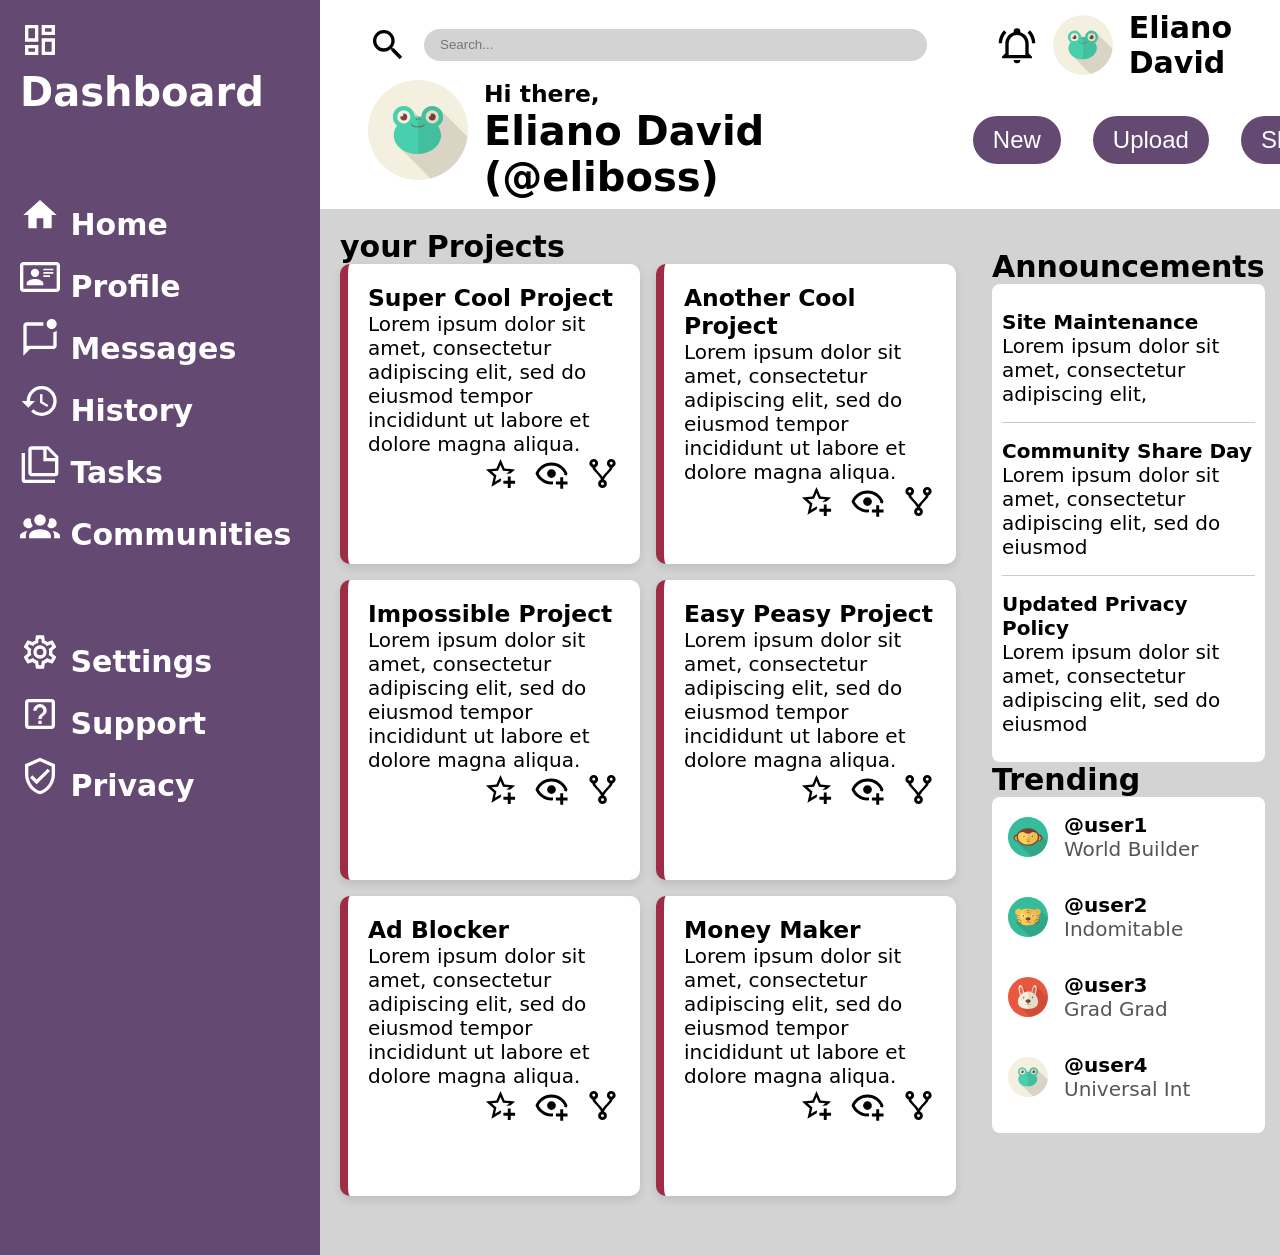
<file: index.html>
<!DOCTYPE html>
<html lang="en">
  <head>
    <meta charset="UTF-8" />
    <meta name="viewport" content="width=device-width, initial-scale=1.0" />
    <title>Admin Dashboard</title>
    <link rel="stylesheet" href="styles.css" />
  </head>
  <body>
    <div class="container">
      <div class="dashboard">
        <div class="top_dashboard">
          <h1 class="dash_title">
            <img src="Icons/view-dashboard-outline.svg" alt="dashboard icon" />
            Dashboard
          </h1>
        </div>
        <div class="middle_dashboard">
          <a href="" class="sidebar_link">
            <h2><img src="Icons/home.svg" alt="home icon" /> Home</h2>
          </a>
          <a href="" class="sidebar_link">
            <h2>
              <img
                src="Icons/card-account-details-outline.svg"
                alt="profile icon"
              />
              Profile
            </h2>
          </a>
          <a href="" class="sidebar_link">
            <h2>
              <img src="Icons/message-badge-outline.svg" alt="message icon" />
              Messages
            </h2>
          </a>
          <a href="" class="sidebar_link"
            ><h2><img src="Icons/history.svg" alt="history icon" /> History</h2>
          </a>
          <a href="" class="sidebar_link">
            <h2>
              <img src="Icons/note-multiple-outline.svg" alt="tasks icon" />
              Tasks
            </h2>
          </a>
          <a href="" class="sidebar_link">
            <h2>
              <img src="Icons/account-group.svg" alt="communities" />
              Communities
            </h2>
          </a>
        </div>
        <div class="bottom_dashboard">
          <a href="" class="sidebar_link">
            <h2>
              <img src="Icons/cog-outline.svg" alt="settings icon" /> Settings
            </h2>
          </a>
          <a href="" class="sidebar_link">
            <h2>
              <img src="Icons/help-box-outline.svg" alt="support icon" />
              Support
            </h2>
          </a>
          <a href="" class="sidebar_link">
            <h2>
              <img src="Icons/shield-check-outline.svg" alt="privacy icon" />
              Privacy
            </h2>
          </a>
        </div>
      </div>
      <div class="menu">
        <div class="top_menu">
          <div class="input-block">
            <img
              src="Icons/magnify.svg"
              alt="search icon"
              class="header-icon"
            />
            <input type="text" class="search_bar" placeholder="Search..." />
          </div>
          <div class="profile_block">
            <img
              src="Icons/bell-ring-outline (1).svg"
              alt="bell icon"
              class="header-icon"
            />
            <img
              src="Icons/20a32f9b-1a4e-4ab0-bbe0-fe090cffe514.svg"
              alt="logged on profile icon. Icon by Dryicons"
              class="small-pfp"
            />
            <h2 class="profile_name">Eliano David</h2>
          </div>
        </div>
        <div class="bottom_menu">
          <div class="user_greetings">
            <img
              src="Icons/20a32f9b-1a4e-4ab0-bbe0-fe090cffe514.svg"
              alt="logged on profile icon. Icon by Dryicons"
              class="big-pfp"
            />
            <div class="greetings-block">
              <h3 class="tiny_greeting">Hi there,</h3>
              <h1>Eliano David (@eliboss)</h1>
            </div>
          </div>
          <div class="fun_btns">
            <button class="btn">New</button>
            <button class="btn">Upload</button>
            <button class="btn">Share</button>
          </div>
        </div>
      </div>
      <div class="main">
        <div class="project_column">
          <h2 class="column_title">your Projects</h2>
          <div class="cards">
            <div class="card">
              <h3 class="project-name">Super Cool Project</h3>
              <p class="project-description">
                Lorem ipsum dolor sit amet, consectetur adipiscing elit, sed do
                eiusmod tempor incididunt ut labore et dolore magna aliqua.
              </p>
              <div class="icons-block">
                <img
                  src="Icons/star-plus-outline.svg"
                  alt="star icon"
                  class="card-icon"
                />
                <img
                  src="Icons/eye-plus-outline.svg"
                  alt="eye icon"
                  class="card-icon"
                />
                <img
                  src="Icons/source-fork.svg"
                  alt="fork icon"
                  class="card-icon"
                />
              </div>
            </div>
            <div class="card">
              <h3 class="project-name">Another Cool Project</h3>
              <p class="project-description">
                Lorem ipsum dolor sit amet, consectetur adipiscing elit, sed do
                eiusmod tempor incididunt ut labore et dolore magna aliqua.
              </p>
              <div class="icons-block">
                <img
                  src="Icons/star-plus-outline.svg"
                  alt="star icon"
                  class="card-icon"
                />
                <img
                  src="Icons/eye-plus-outline.svg"
                  alt="eye icon"
                  class="card-icon"
                />
                <img
                  src="Icons/source-fork.svg"
                  alt="fork icon"
                  class="card-icon"
                />
              </div>
            </div>
            <div class="card">
              <h3 class="project-name">Impossible Project</h3>
              <p class="project-description">
                Lorem ipsum dolor sit amet, consectetur adipiscing elit, sed do
                eiusmod tempor incididunt ut labore et dolore magna aliqua.
              </p>
              <div class="icons-block">
                <img
                  src="Icons/star-plus-outline.svg"
                  alt="star icon"
                  class="card-icon"
                />
                <img
                  src="Icons/eye-plus-outline.svg"
                  alt="eye icon"
                  class="card-icon"
                />
                <img
                  src="Icons/source-fork.svg"
                  alt="fork icon"
                  class="card-icon"
                />
              </div>
            </div>
            <div class="card">
              <h3 class="project-name">Easy Peasy Project</h3>
              <p class="project-description">
                Lorem ipsum dolor sit amet, consectetur adipiscing elit, sed do
                eiusmod tempor incididunt ut labore et dolore magna aliqua.
              </p>
              <div class="icons-block">
                <img
                  src="Icons/star-plus-outline.svg"
                  alt="star icon"
                  class="card-icon"
                />
                <img
                  src="Icons/eye-plus-outline.svg"
                  alt="eye icon"
                  class="card-icon"
                />
                <img
                  src="Icons/source-fork.svg"
                  alt="fork icon"
                  class="card-icon"
                />
              </div>
            </div>
            <div class="card">
              <h3 class="project-name">Ad Blocker</h3>
              <p class="project-description">
                Lorem ipsum dolor sit amet, consectetur adipiscing elit, sed do
                eiusmod tempor incididunt ut labore et dolore magna aliqua.
              </p>
              <div class="icons-block">
                <img
                  src="Icons/star-plus-outline.svg"
                  alt="star icon"
                  class="card-icon"
                />
                <img
                  src="Icons/eye-plus-outline.svg"
                  alt="eye icon"
                  class="card-icon"
                />
                <img
                  src="Icons/source-fork.svg"
                  alt="fork icon"
                  class="card-icon"
                />
              </div>
            </div>
            <div class="card">
              <h3 class="project-name">Money Maker</h3>
              <p class="project-description">
                Lorem ipsum dolor sit amet, consectetur adipiscing elit, sed do
                eiusmod tempor incididunt ut labore et dolore magna aliqua.
              </p>
              <div class="icons-block">
                <img
                  src="Icons/star-plus-outline.svg"
                  alt="star icon"
                  class="card-icon"
                />
                <img
                  src="Icons/eye-plus-outline.svg"
                  alt="eye icon"
                  class="card-icon"
                />
                <img
                  src="Icons/source-fork.svg"
                  alt="fork icon"
                  class="card-icon"
                />
              </div>
            </div>
          </div>
        </div>

        <div class="tertiary">
          <h2 class="announcement_header">Announcements</h2>
          <div class="announcements">
            <div class="announcement_spot">
              <div class="site">
                <p><strong>Site Maintenance</strong></p>
                <p>Lorem ipsum dolor sit amet, consectetur adipiscing elit,</p>
              </div>
            </div>
            <div class="announcement_spot">
              <div class="community"></div>
              <p><strong>Community Share Day</strong></p>
              <p>
                Lorem ipsum dolor sit amet, consectetur adipiscing elit, sed do
                eiusmod
              </p>
            </div>
            <div class="announcement_spot">
              <div class="privacy"></div>
              <p><strong>Updated Privacy Policy</strong></p>
              <p>
                Lorem ipsum dolor sit amet, consectetur adipiscing elit, sed do
                eiusmod
              </p>
            </div>
          </div>

          <div class="trending">
            <div class="trending_header">
              <h2>Trending</h2>
            </div>
            <div class="trending_block">
              <div class="user-block">
                <img
                  src="Icons/0e5341d6-8761-495d-a4f6-09f5837c9317.svg"
                  alt="monkey icon"
                  class="smol-pfp"
                />
                <div class="userdesc">
                  <p class="handle">@user1</p>
                  <p class="userapp">World Builder</p>
                </div>
              </div>
              <div class="user-block">
                <img
                  src="Icons/82a942d7-419f-44c1-8feb-86bfea7b2418.svg"
                  alt="monkey icon"
                  class="smol-pfp"
                />

                <div class="userdesc">
                  <p class="handle">@user2</p>
                  <p class="userapp">Indomitable</p>
                </div>
              </div>
              <div class="user-block">
                <img
                  src="Icons/487b446b-d477-48da-9a32-976fdd8d55ca.svg"
                  alt="monkey icon"
                  class="smol-pfp"
                />

                <div class="userdesc">
                  <p class="handle">@user3</p>
                  <p class="userapp">Grad Grad</p>
                </div>
              </div>
              <div class="user-block">
                <img
                  src="Icons/20a32f9b-1a4e-4ab0-bbe0-fe090cffe514.svg"
                  alt="monkey icon"
                  class="smol-pfp"
                />
                <div class="userdesc">
                  <p class="handle">@user4</p>
                  <p class="userapp">Universal Int</p>
                </div>
              </div>
            </div>
          </div>
        </div>
      </div>
    </div>
  </body>
</html>
</file>
<file: styles.css>
* {
  padding: 0;
  margin: 0;
  box-sizing: border-box;
}

body {
  font-family: system-ui, "Segoe UI", Roboto, Helvetica, Arial, sans-serif,
    "Apple Color Emoji", "Segoe UI Emoji", "Segoe UI Symbol";
  font-size: 20px;
}

.container {
  display: grid;
  grid-template-columns: repeat(4, 1fr);
  grid-template-rows: repeat(6, 1fr);
}

.dashboard {
  grid-column: 1 / 2;
  grid-row: 1 / -1;
  background-color: #644973;
  display: flex;
  flex-direction: column;
  align-items: baseline;
  padding: 20px;
  row-gap: 80px;
}

.top_dashboard h1.dash_title {
  color: white;
}

.top_dashboard h1.dash_title img {
  filter: invert(100%); /* Changes the icon color to white */
}

a {
  color: white;
  text-decoration: none;
}
a:hover {
  transform: scale(1.1);
  transition: transform 0.3s ease;
}

.top_dashboard,
.middle_dashboard,
.bottom_dashboard {
  display: flex;
  flex-direction: column;
  row-gap: 15px;
}

.dashboard img {
  height: 40px;
  filter: invert(100%);
}

.menu {
  grid-column: 2 / 5;
  grid-row: 1 / 2;
  background-color: whitesmoke;
  display: grid;
  background-color: white;
  padding: 0.6rem 3rem;
}

.top_menu {
  display: grid;
  grid-template-columns: minmax(200px, 4fr) 1fr;
  align-items: center;
}
.input-block {
  display: flex;
  align-items: center;
  gap: 1rem;
}

.profile_block {
  display: flex;
  align-items: center;
  gap: 1rem;
}

.search_bar {
  width: 80%;
  height: 2rem;
  border: none;
  border-radius: 1rem;
  background-color: lightgray;
  padding: 1rem;
}

.small-pfp {
  height: 60px;
  border-radius: 50%;
}

.bottom_menu {
  display: grid;
  grid-auto-flow: column;
  grid-template-columns: 70% 30%;
  align-items: center;
}

.user_greetings {
  display: flex;
  gap: 1rem;
}

.bell-icon,
.header-icon {
  height: 40px;
}

.bell-icon:hover,
.header-icon:hover,
.small-pfp:hover,
.big-pfp:hover {
  cursor: pointer;
  transform: scale(1.1);
  transition: transform 0.3s ease;
}

.big-pfp {
  height: 100px;
}

.fun_btns {
  display: flex;
  gap: 2rem;
}
.btn {
  color: white;
  background-color: #644973;
  border: none;
  border-radius: 2rem;
  padding: 10px 20px;
  font-size: 24px;
  cursor: pointer;
}
.btn:hover {
  transform: scale(1.1);
  transition: transform 0.3s ease;
}

.main {
  display: grid;
  grid-template-columns: 3fr 1fr;
  grid-column: 2 / -1;
  grid-row: 2 / -1;
  background-color: lightgray;
  gap: 1rem;
  padding: 20px;
}

.cards {
  display: grid;
  grid-template-columns: repeat(2, minmax(300px, 1fr));
  grid-template-rows: repeat(3, minmax(300px, 1fr));
  background-color: lightgray;
  gap: 1rem;
}

.card {
  padding: 20px;
  box-shadow: 0 4px 8px rgba(0, 0, 0, 0.1);
  background-color: white;
  border-radius: 10px;
  border-left: 0.5rem solid #9e2c45;
}
.card:hover {
  transform: scale(1.05);
  transition: transform 0.3s ease;
}

.card-icon {
  height: 35px;
}

.card-icon:hover {
  transform: scale(1.2);
  transition: transform 0.3s ease;
}

.icons-block {
  display: flex;
  justify-content: end;
  gap: 1rem;
}

.tertiary {
  grid-template-columns: repeat(1, minmax(500px, 1fr));
  grid-template-rows: minmax(500px, 1fr);
  background-color: lightgray;
  padding: 20px;
  display: flex;
  flex-direction: column;
  gap: 10;
}

.announcements {
  padding: 10px;
  border-radius: 0.5rem;
  background-color: white;
}

.announcement_spot {
  padding: 1rem 0;
}

.announcement_spot:not(:last-child) {
  border-bottom: 1px solid #ccc;
}

.trending_block {
  background-color: white;
  padding: 1rem;
  border-radius: 0.5rem;
  display: grid;
  gap: 1rem 0;
}

.user-block {
  display: flex;
  padding-bottom: 1rem;
  gap: 1rem;
  align-items: center;
}

.user-block img {
  height: 40px;
  border-radius: 0.5rem;
}

.handle {
  font-weight: 700;
}

.userapp {
  color: #555;
}
</file>
